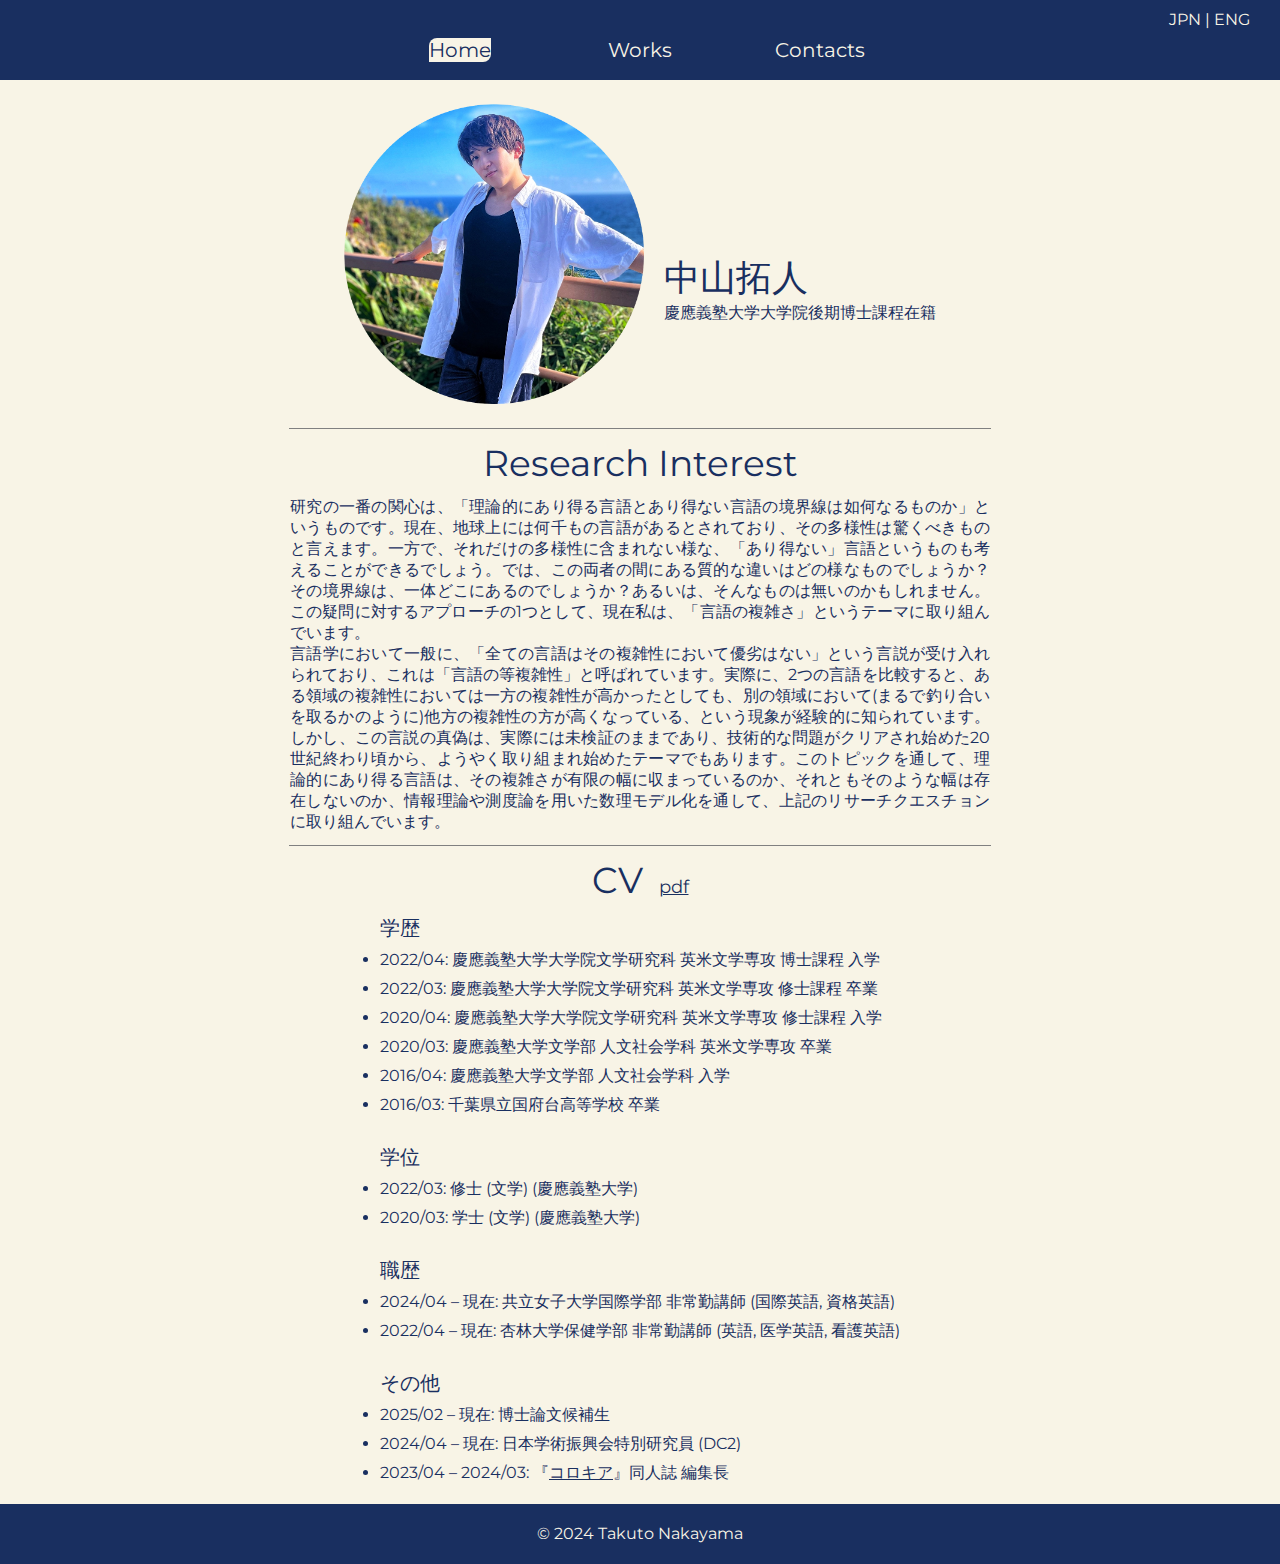
<file: index.html>
<!DOCTYPE html>
<html>

<head>
  <meta charset="utf-8">
  <title>中山拓人 | Takuto NAKAYAMA</title>
  <link rel="stylesheet" href="https://takuto-nakayama.github.io/page/stylesheet/home.css">
  <link rel="preconnect" href="https://fonts.googleapis.com"> 
  <link rel="preconnect" href="https://fonts.gstatic.com" crossorigin> 
  <link href="https://fonts.googleapis.com/css2?family=Montserrat&display=swap" rel="stylesheet">
  <meta name="google-site-verification" content="JJIMMnKEZNSfreUVnQDe1hownzub4kKrUowUVdNI7Uk" />
</head>

<body bgcolor="#f8f4e6">
  <header id="header">
    <nav>
      <ul>
        <li class="current"><a href="home.html">Home</a></li>
        <li><a href="works.html">Works</a></li>
        <li><a href="contact.html">Contacts</a></li>
      </ul>
    </nav>
  <p><a href="home.html">JPN</a>  |  <a href="home_en.html">ENG</a></p>
  </header>

  <div id="home">
    <figure>
      <img src="https://takuto-nakayama.github.io/page/image/selfie_circled.png" width="300" height="300">
      <figcaption>
        <dl>
          <h1>中山拓人</h1>
          <li>慶應義塾大学大学院後期博士課程在籍</li>
        </dl>    
      </figcaption>  
    </figure>
  </div>
  
  <hr width="700" size="1" noshade="">

  <div id="bio">
    <h1>Research Interest</h1>
    <p>
      研究の一番の関心は、「理論的にあり得る言語とあり得ない言語の境界線は如何なるものか」というものです。現在、地球上には何千もの言語があるとされており、その多様性は驚くべきものと言えます。一方で、それだけの多様性に含まれない様な、「あり得ない」言語というものも考えることができるでしょう。では、この両者の間にある質的な違いはどの様なものでしょうか？その境界線は、一体どこにあるのでしょうか？あるいは、そんなものは無いのかもしれません。この疑問に対するアプローチの1つとして、現在私は、「言語の複雑さ」というテーマに取り組んでいます。
    </p>
    <p>
      言語学において一般に、「全ての言語はその複雑性において優劣はない」という言説が受け入れられており、これは「言語の等複雑性」と呼ばれています。実際に、2つの言語を比較すると、ある領域の複雑性においては一方の複雑性が高かったとしても、別の領域において(まるで釣り合いを取るかのように)他方の複雑性の方が高くなっている、という現象が経験的に知られています。しかし、この言説の真偽は、実際には未検証のままであり、技術的な問題がクリアされ始めた20世紀終わり頃から、ようやく取り組まれ始めたテーマでもあります。このトピックを通して、理論的にあり得る言語は、その複雑さが有限の幅に収まっているのか、それともそのような幅は存在しないのか、情報理論や測度論を用いた数理モデル化を通して、上記のリサーチクエスチョンに取り組んでいます。
    </p>
  </div>

  <hr width="700" size="1" noshade="">

  <div id="cv">
    <h1>CV<a href="cv.pdf" style="font-size: 0.5em; margin-left: 16px;" target="_blank">pdf</a></h1>
    <dl>
      <h2>学歴</h2>
      <li>2022/04: 慶應義塾大学大学院文学研究科 英米文学専攻 博士課程 入学</li>
      <li>2022/03: 慶應義塾大学大学院文学研究科 英米文学専攻 修士課程 卒業</li>
      <li>2020/04: 慶應義塾大学大学院文学研究科 英米文学専攻 修士課程 入学</li>
      <li>2020/03: 慶應義塾大学文学部 人文社会学科 英米文学専攻 卒業</li>
      <li>2016/04: 慶應義塾大学文学部 人文社会学科 入学</li>
      <li>2016/03: 千葉県立国府台高等学校 卒業</li>
      
      <br>

      <h2>学位</h2>
      <li>2022/03: 修士 (文学) (慶應義塾大学)</li>
      <li>2020/03: 学士 (文学) (慶應義塾大学)</li>

      <br>

      <h2>職歴</h2>
      <li>2024/04 – 現在: 共立女子大学国際学部 非常勤講師 (国際英語, 資格英語)</li>
      <li>2022/04 – 現在: 杏林大学保健学部 ​非常勤講師 (英語, 医学英語, 看護英語)</li>

      <br>

      <h2>その他</h2>
      <li>2025/02 – 現在: 博士論文候補生</li>
      <li>2024/04 – 現在: 日本学術振興会特別研究員 (DC2)</li>
      <li>2023/04 – 2024/03: 『<a href="https://www.colloquiakeio.com" target="_blank">コロキア</a>』同人誌 編集長</li>
    </dl>
  </div>

  <footer id="footer">
    <p>© 2024 Takuto Nakayama</p>
  </footer>
</body>

</html>
</file>
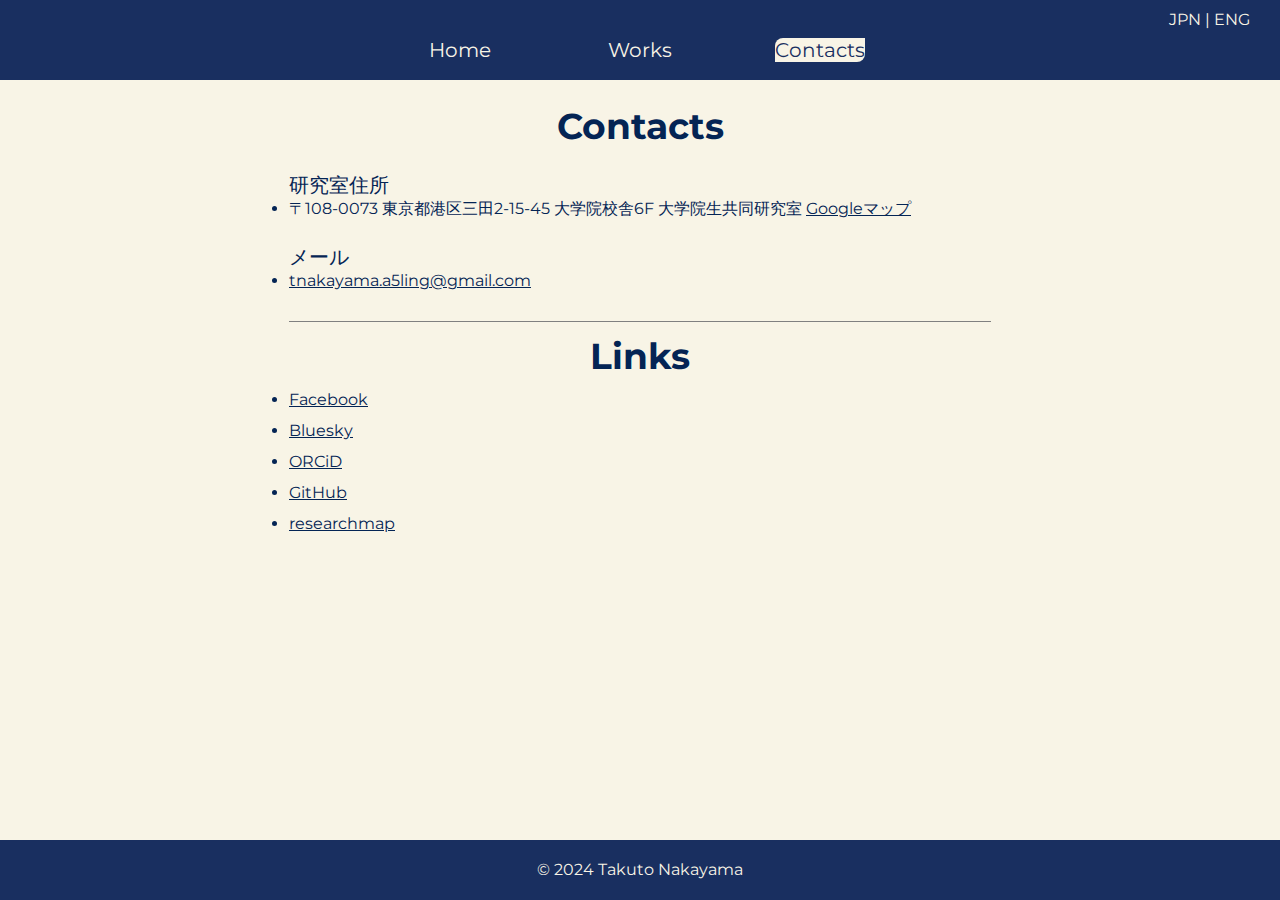
<file: contact.html>
<!DOCTYPE html>
<html>

<head>
  <meta charset="utf-8">
  <title>中山拓人 | Takuto NAKAYAMA</title>
  <link rel="stylesheet" href="https://takuto-nakayama.github.io/page/stylesheet/contact.css">
  <link rel="preconnect" href="https://fonts.googleapis.com"> 
  <link rel="preconnect" href="https://fonts.gstatic.com" crossorigin> 
  <link href="https://fonts.googleapis.com/css2?family=Montserrat&display=swap" rel="stylesheet">  
</head>

<body bgcolor="#f8f4e6">
  <header id="header">
    <nav>
      <ul>
        <li><a href="home.html">Home</a></li>
        <li><a href="works.html">Works</a></li>
        <li class="current"><a href="contact.html">Contacts</a></li>
      </ul>
    </nav>
  <p><a href="contact.html">JPN</a>  |  <a href="contact_en.html">ENG</a></p>
  </header>
  
  <div id="contacts">
    <dl>
      <h1>Contacts</h1>
      <h2>研究室住所</h2>
      <li>〒108-0073 東京都港区三田2-15-45 大学院校舎6F 大学院生共同研究室 <a href="https://goo.gl/maps/RxLriaBok2bPJJet9" target="_blank">Googleマップ</a></li>
      <h2>メール</h2>
      <li><a href="mailto:tnakayama.a5ling@gmail.com">tnakayama.a5ling@gmail.com</a></li>
      <br>
      <hr width="700" size="1" noshade="">

      <h1>Links</h1>
      <li><a href="https://www.facebook.com/takutonakayama.a5ling" target="_blank">Facebook</a></li>
      <li><a href="https://bsky.app/profile/takt-nak.bsky.social" target="_blank">Bluesky</a></li>
      <li><a href="https://orcid.org/0000-0002-0785-1225" target="_blank">ORCiD</a></li>
      <li><a href="https://github.com/takuto-nakayama" target="_blank">GitHub</a></li>
      <li><a href="https://researchmap.jp/tnakayama.a5ling?lang=ja" target="_blank">researchmap</a></li>
    </dl>
  </div>

  <footer id="footer">
      <p>© 2024 Takuto Nakayama</p>
  </footer>
</body>

</html>
</file>
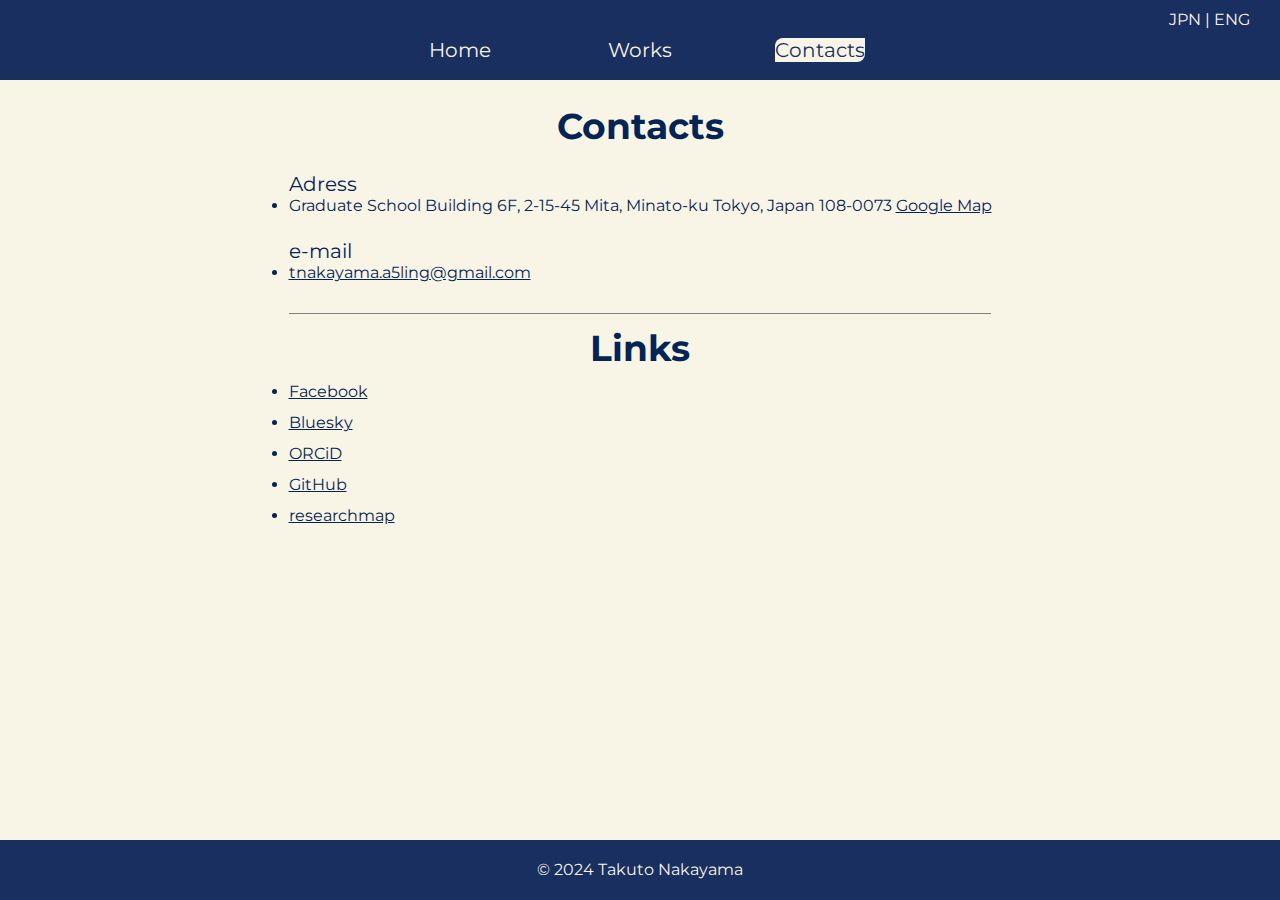
<file: contact_en.html>
<!DOCTYPE html>
<html>

<head>
  <meta charset="utf-8">
  <title>中山拓人|Takuto NAKAYAMA</title>
  <link rel="stylesheet" href="https://takuto-nakayama.github.io/page/stylesheet/contact.css">
  <link rel="preconnect" href="https://fonts.googleapis.com"> 
  <link rel="preconnect" href="https://fonts.gstatic.com" crossorigin> 
  <link href="https://fonts.googleapis.com/css2?family=Montserrat&display=swap" rel="stylesheet">  
</head>

<body bgcolor="#f8f4e6">
  <header id="header">
    <nav>
      <ul>
        <li><a href="home_en.html">Home</a></li>
        <li><a href="works_en.html">Works</a></li>
        <li class="current"><a href="contact_en.html">Contacts</a></li>
      </ul>
    </nav>
  <p><a href="contact.html">JPN</a>  |  <a href="contact_en.html">ENG</a></p>
  </header>
  
  <div id="contacts">
    <dl>
      <h1>Contacts</h1>
      <h2>Adress</h2>
      <li>Graduate School Building 6F, 2-15-45 Mita, Minato-ku Tokyo, Japan 108-0073 <a href="https://goo.gl/maps/RxLriaBok2bPJJet9" target="_blank">Google Map</a></li>
      <h2>e-mail</h2>
      <li><a href="mailto:tnakayama.a5ling@gmail.com">tnakayama.a5ling@gmail.com</a></li>
      <br>
      <hr width="700" size="1" noshade="">

      <h1>Links</h1>
      <li><a href="https://www.facebook.com/takutonakayama.a5ling" target="_blank">Facebook</a></li>
      <li><a href="https://bsky.app/profile/takt-nak.bsky.social" target="_blank">Bluesky</a></li>
      <li><a href="https://orcid.org/0000-0002-0785-1225" target="_blank">ORCiD</a></li>
      <li><a href="https://github.com/takuto-nakayama" target="_blank">GitHub</a></li>
      <li><a href="https://researchmap.jp/tnakayama.a5ling?lang=en" target="blank">researchmap</a></li>
    </dl>
  </div>

  <footer id="footer">
    <p>© 2024 Takuto Nakayama</p>
</footer>
</body>

</html>
</file>
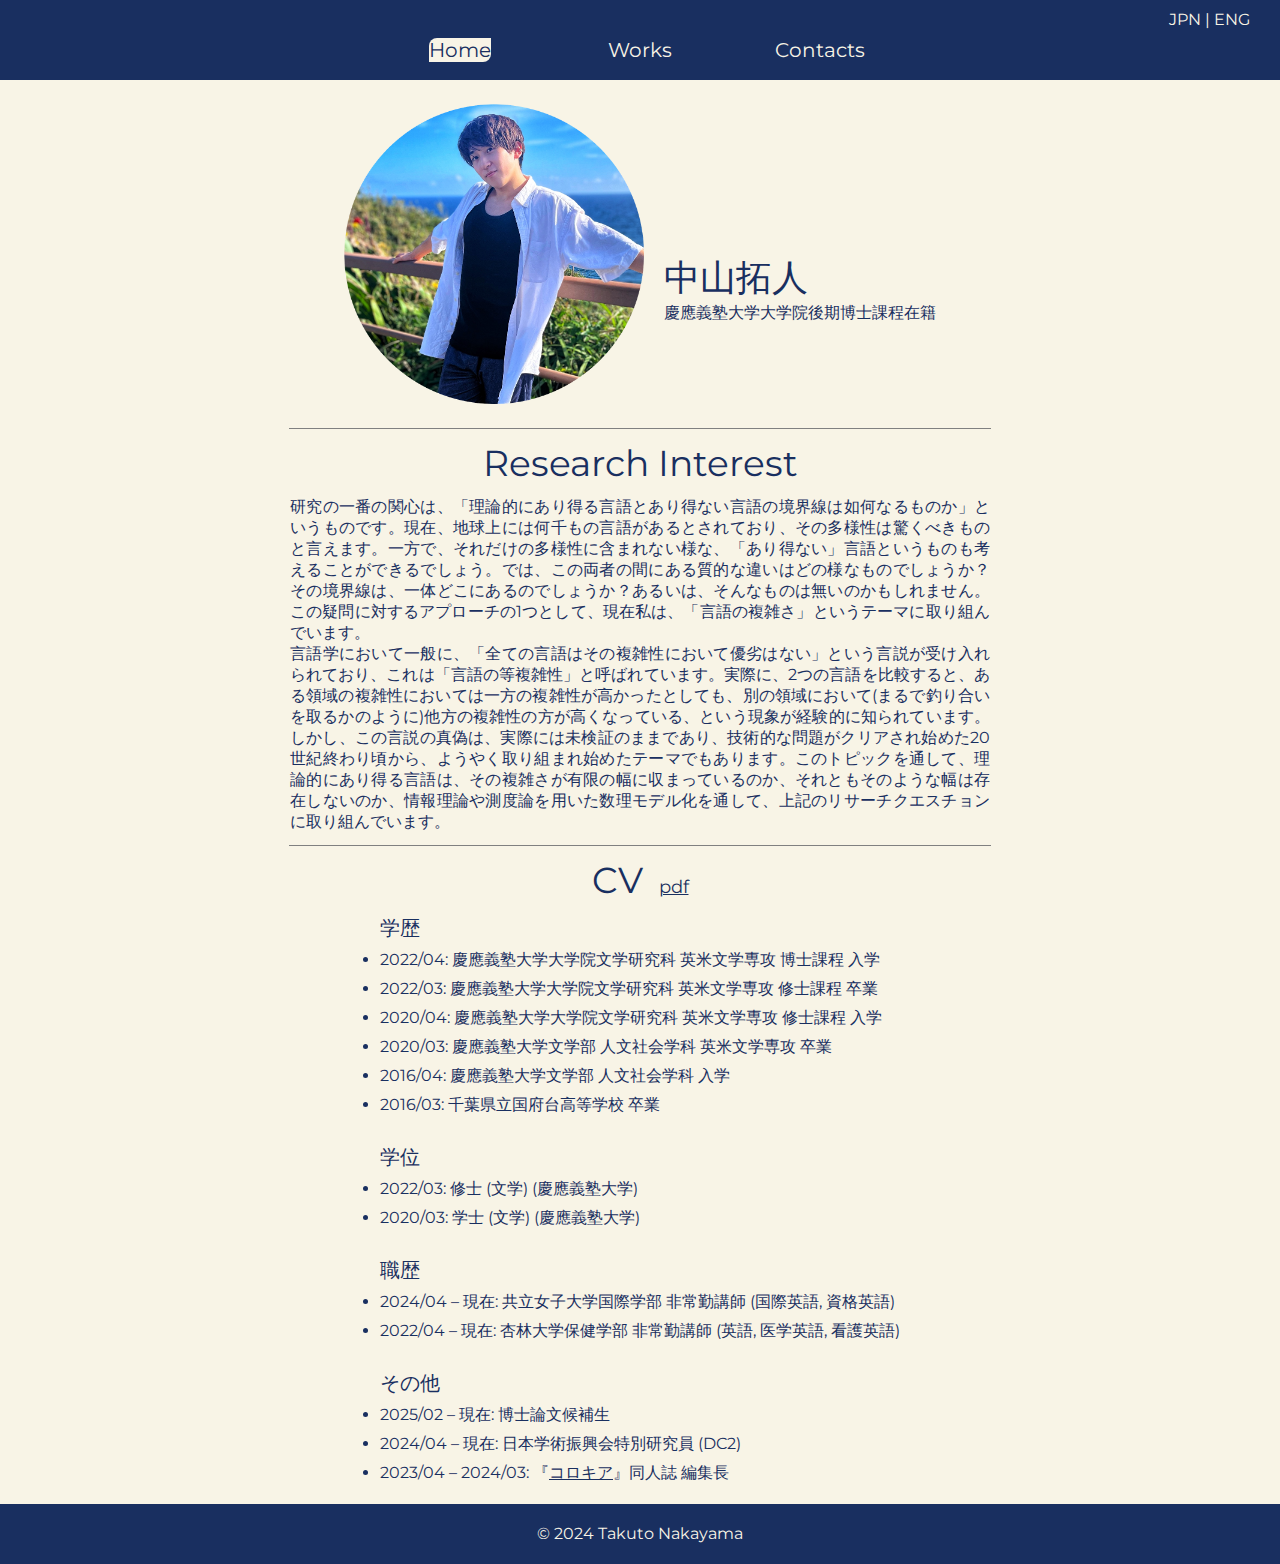
<file: home.html>
<!DOCTYPE html>
<html>

<head>
  <meta charset="utf-8">
  <title>中山拓人 | Takuto NAKAYAMA</title>
  <link rel="stylesheet" href="https://takuto-nakayama.github.io/page/stylesheet/home.css">
  <link rel="preconnect" href="https://fonts.googleapis.com"> 
  <link rel="preconnect" href="https://fonts.gstatic.com" crossorigin> 
  <link href="https://fonts.googleapis.com/css2?family=Montserrat&display=swap" rel="stylesheet">
</head>

<body bgcolor="#f8f4e6">
  <header id="header">
    <nav>
      <ul>
        <li class="current"><a href="home.html">Home</a></li>
        <li><a href="works.html">Works</a></li>
        <li><a href="contact.html">Contacts</a></li>
      </ul>
    </nav>
  <p><a href="home.html">JPN</a>  |  <a href="home_en.html">ENG</a></p>
  </header>

  <div id="home">
    <figure>
      <img src="https://takuto-nakayama.github.io/page/image/selfie_circled.png" width="300" height="300">
      <figcaption>
        <dl>
          <h1>中山拓人</h1>
          <li>慶應義塾大学大学院後期博士課程在籍</li>
        </dl>    
      </figcaption>  
    </figure>
  </div>
  
  <hr width="700" size="1" noshade="">

  <div id="bio">
    <h1>Research Interest</h1>
    <p>
      研究の一番の関心は、「理論的にあり得る言語とあり得ない言語の境界線は如何なるものか」というものです。現在、地球上には何千もの言語があるとされており、その多様性は驚くべきものと言えます。一方で、それだけの多様性に含まれない様な、「あり得ない」言語というものも考えることができるでしょう。では、この両者の間にある質的な違いはどの様なものでしょうか？その境界線は、一体どこにあるのでしょうか？あるいは、そんなものは無いのかもしれません。この疑問に対するアプローチの1つとして、現在私は、「言語の複雑さ」というテーマに取り組んでいます。
    </p>
    <p>
      言語学において一般に、「全ての言語はその複雑性において優劣はない」という言説が受け入れられており、これは「言語の等複雑性」と呼ばれています。実際に、2つの言語を比較すると、ある領域の複雑性においては一方の複雑性が高かったとしても、別の領域において(まるで釣り合いを取るかのように)他方の複雑性の方が高くなっている、という現象が経験的に知られています。しかし、この言説の真偽は、実際には未検証のままであり、技術的な問題がクリアされ始めた20世紀終わり頃から、ようやく取り組まれ始めたテーマでもあります。このトピックを通して、理論的にあり得る言語は、その複雑さが有限の幅に収まっているのか、それともそのような幅は存在しないのか、情報理論や測度論を用いた数理モデル化を通して、上記のリサーチクエスチョンに取り組んでいます。
    </p>
  </div>

  <hr width="700" size="1" noshade="">

  <div id="cv">
    <h1>CV<a href="cv.pdf" style="font-size: 0.5em; margin-left: 16px;" target="_blank">pdf</a></h1>
    <dl>
      <h2>学歴</h2>
      <li>2022/04: 慶應義塾大学大学院文学研究科 英米文学専攻 博士課程 入学</li>
      <li>2022/03: 慶應義塾大学大学院文学研究科 英米文学専攻 修士課程 卒業</li>
      <li>2020/04: 慶應義塾大学大学院文学研究科 英米文学専攻 修士課程 入学</li>
      <li>2020/03: 慶應義塾大学文学部 人文社会学科 英米文学専攻 卒業</li>
      <li>2016/04: 慶應義塾大学文学部 人文社会学科 入学</li>
      <li>2016/03: 千葉県立国府台高等学校 卒業</li>
      
      <br>

      <h2>学位</h2>
      <li>2022/03: 修士 (文学) (慶應義塾大学)</li>
      <li>2020/03: 学士 (文学) (慶應義塾大学)</li>

      <br>

      <h2>職歴</h2>
      <li>2024/04 – 現在: 共立女子大学国際学部 非常勤講師 (国際英語, 資格英語)</li>
      <li>2022/04 – 現在: 杏林大学保健学部 ​非常勤講師 (英語, 医学英語, 看護英語)</li>

      <br>

      <h2>その他</h2>
      <li>2025/02 – 現在: 博士論文候補生</li>
      <li>2024/04 – 現在: 日本学術振興会特別研究員 (DC2)</li>
      <li>2023/04 – 2024/03: 『<a href="https://www.colloquiakeio.com" target="_blank">コロキア</a>』同人誌 編集長</li>
    </dl>
  </div>

  <footer id="footer">
    <p>© 2024 Takuto Nakayama</p>
  </footer>
</body>

</html>
</file>
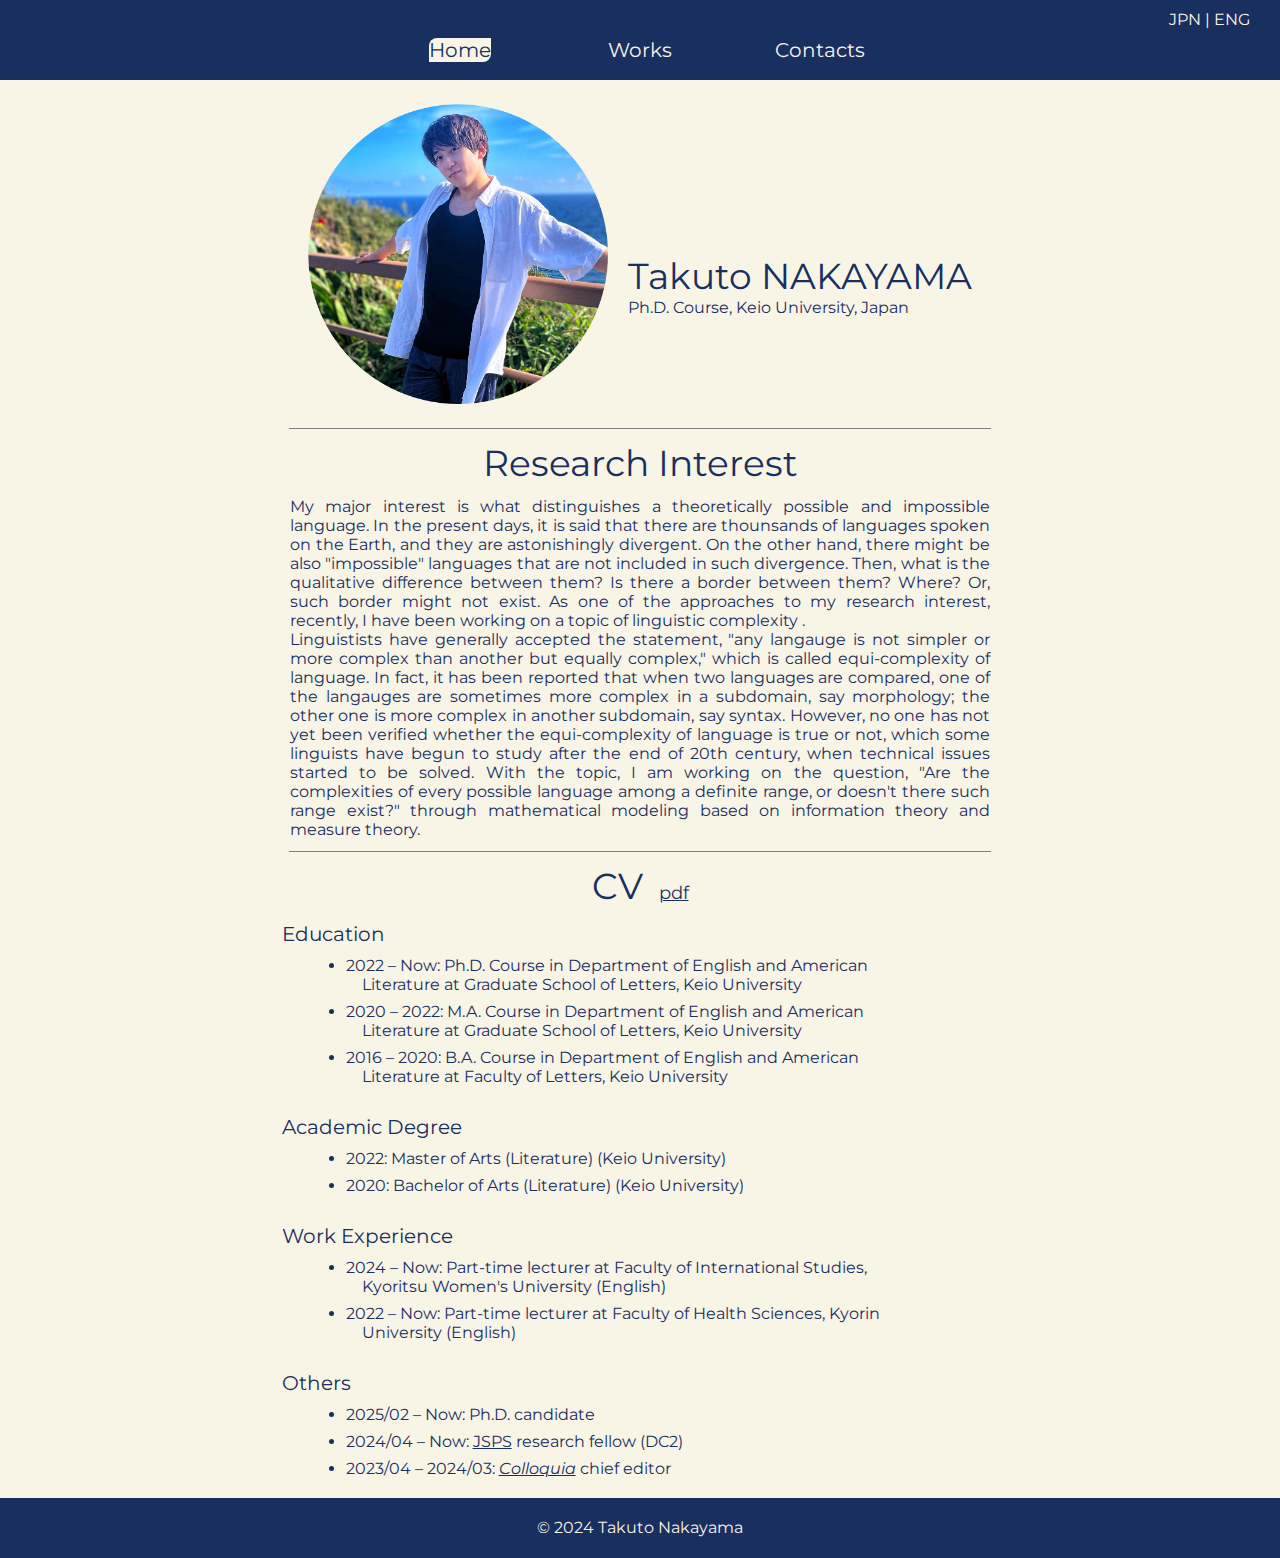
<file: home_en.html>
<!DOCTYPE html>
<html>

<head>
  <meta charset="utf-8">
  <title>中山拓人|Takuto NAKAYAMA</title>
  <link rel="stylesheet" href="https://takuto-nakayama.github.io/page/stylesheet/home_en.css">
  <link rel="preconnect" href="https://fonts.googleapis.com"> 
  <link rel="preconnect" href="https://fonts.gstatic.com" crossorigin> 
  <link href="https://fonts.googleapis.com/css2?family=Montserrat&display=swap" rel="stylesheet">  
</head>

<body bgcolor="#f8f4e6">
  <header id="header">
    <nav>
      <ul>
        <li class="current"><a href="home_en.html">Home</a></li>
        <li><a href="works_en.html">Works</a></li>
        <li><a href="contact_en.html">Contacts</a></li>
      </ul>
    </nav>
  <p class="lang"><a href="home.html">JPN</a>  |  <a href="home_en.html">ENG</a></p>
  </header>
    
  <div id="home">
    <figure>
      <img src="https://takuto-nakayama.github.io/page/image/selfie_circled.png" width="300" height="300">
      <figcaption>
        <dl>
          <h1>Takuto NAKAYAMA</h1>
          <li>Ph.D. Course, Keio University, Japan</li>
        </dl>    
      </figcaption>  
    </figure>
  </div>
  
  <hr width="700" size="1" noshade="">

  <div id="bio">
    <h1>Research Interest</h1>
    <p>
      My major interest is what distinguishes a theoretically possible and impossible language. In the present days, it is said that there are thounsands of languages spoken on the Earth, and they are astonishingly divergent. On the other hand, there might be also "impossible" languages that are not included in such divergence. Then, what is the qualitative difference between them? Is there a border between them? Where? Or, such border might not exist. As one of the approaches to my research interest, recently, I have been working on a topic of linguistic complexity .
    </p>
    <p>
      Linguistists have generally accepted the statement, "any langauge is not simpler or more complex than another but equally complex," which is called equi-complexity of language. In fact, it has been reported that when two languages are compared, one of the langauges are sometimes more complex in a subdomain, say morphology; the other one is more complex in another subdomain, say syntax. However, no one has not yet been verified whether the equi-complexity of language is true or not, which some linguists have begun to study after the end of 20th century, when technical issues started to be solved. 
      With the topic, I am working on the question, "Are the complexities of every possible language among a definite range, or doesn't there such range exist?" through mathematical modeling based on information theory and measure theory.
    </p>
  </div>

  <hr width="700" size="1" noshade="">

  <div id="cv">
    <h1>CV<a href="cv.pdf" style="font-size: 0.5em; margin-left: 16px;" target="_blank">pdf</a></h1>
    <dl>
      <h2>Education</h2>
      <li>2022 – Now: Ph.D. Course in Department of English and American Literature at Graduate School of Letters, Keio University</li>
      <li>2020 – 2022: M.A. Course in Department of English and American Literature at Graduate School of Letters, Keio University</li>
      <li>2016 – 2020: B.A. Course in Department of English and American Literature at Faculty of Letters, Keio University</li>

      <br>

      <h2>Academic Degree</h2>
      <li>2022: Master of Arts (Literature) (Keio University)</li>
      <li>2020: Bachelor of Arts (Literature) (Keio University)</li>

      <br>

      <h2>Work Experience</h2>
      <li>2024 – Now: Part-time lecturer at Faculty of International Studies, Kyoritsu Women's University (English)</li>
      <li>2022 – Now: Part-time lecturer at Faculty of Health Sciences, Kyorin University (English)</li>

      <br>

      <h2>Others</h2>
      <li>2025/02 – Now: Ph.D. candidate</li>
      <li>2024/04 – Now: <a href="https://www.jsps.go.jp/english/e-pd/" target="_blank">JSPS</a> research fellow (DC2)</li>
      <li>2023/04 – 2024/03: <i><a href="https://www.colloquiakeio.com" target="_blank">Colloquia</a></i> chief editor</li>
    </dl>
  </div>

  <footer id="footer">
    <p>© 2024 Takuto Nakayama</p>
  </footer>
</body>

</html>
</file>
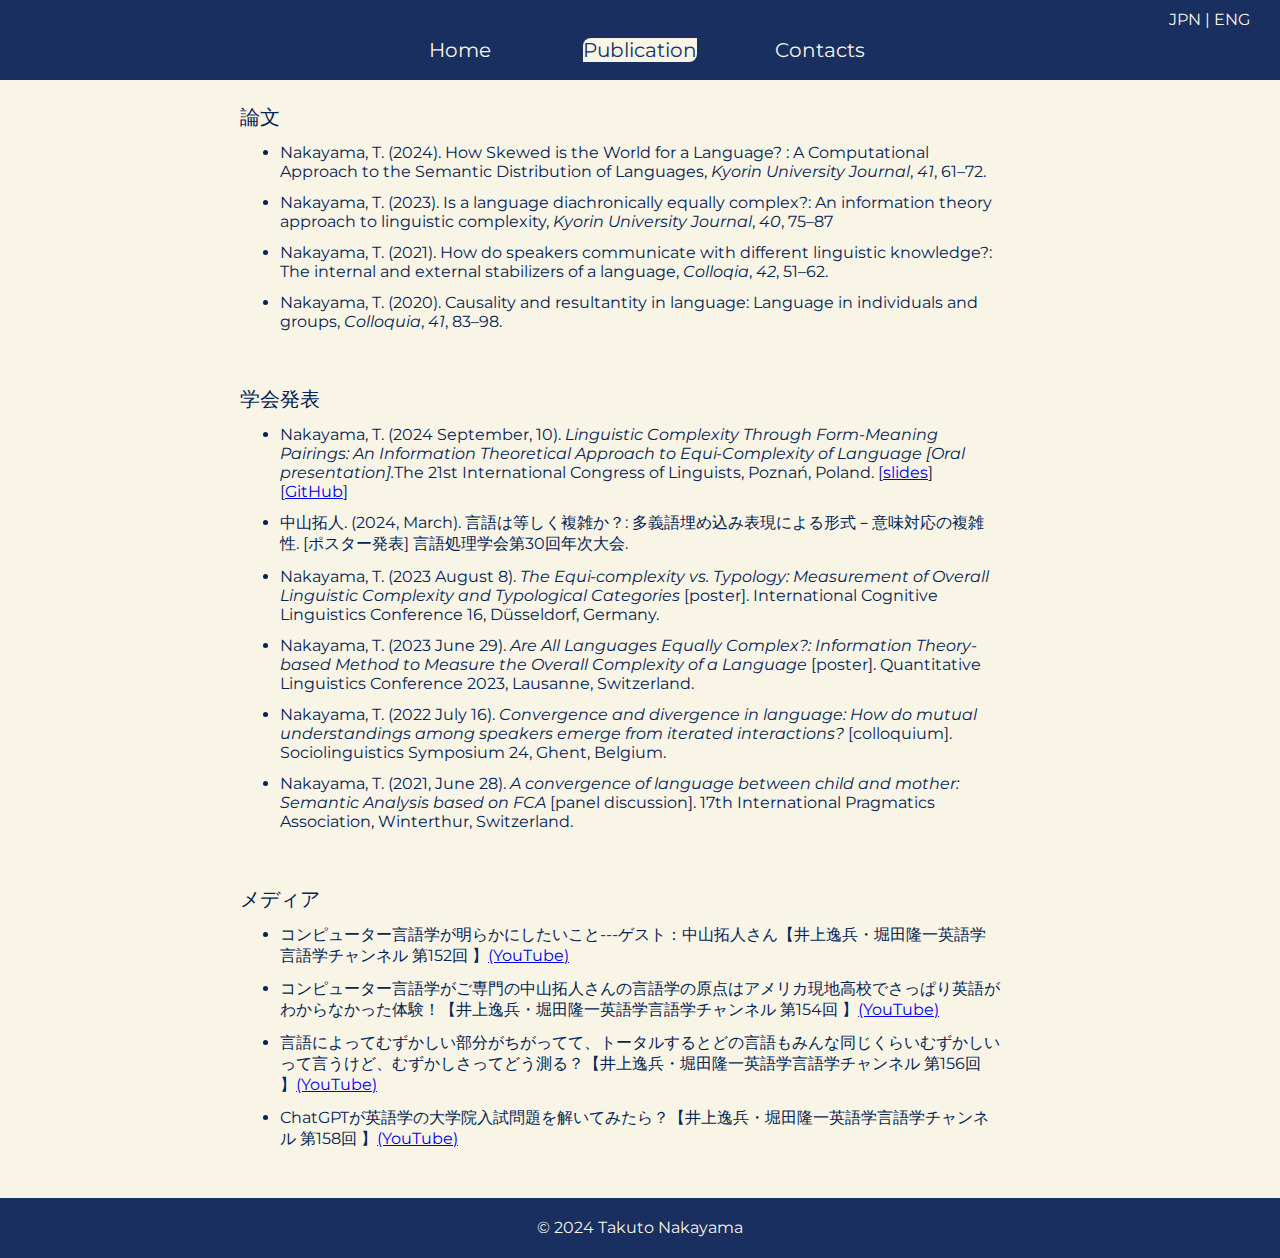
<file: publication.html>
<!DOCTYPE html>
<html>

<head>
  <meta charset="utf-8">
  <title>中山拓人 | Takuto NAKAYAMA</title>
  <link rel="stylesheet" href="https://takuto-nakayama.github.io/page/stylesheet/publication.css">
  <link rel="preconnect" href="https://fonts.googleapis.com"> 
  <link rel="preconnect" href="https://fonts.gstatic.com" crossorigin> 
  <link href="https://fonts.googleapis.com/css2?family=Montserrat&display=swap" rel="stylesheet">  
</head>

<body bgcolor="#f8f4e6">
  <header id="header">
    <nav>
      <ul>
        <li><a href="home.html">Home</a></li>
        <li class="current"><a href="publication.html">Publication</a></li>
        <li><a href="contact.html">Contacts</a></li>
      </ul>
    </nav>
  <p><a href="publication.html">JPN</a>  |  <a href="publication_en.html">ENG</a></p>
  </header>
    
  <div id="works">
    <dl>
      <h1>論文</h1>
      <li>Nakayama, T. (2024). How Skewed is the World for a Language? : A Computational Approach to
        the Semantic Distribution of Languages, <i>Kyorin University Journal</i>, <i>41</i>, 61–72.</li>
      <li>Nakayama, T. (2023). Is a language diachronically equally complex?: An information theory approach to linguistic complexity, <i>Kyorin University Journal</i>, <i>40</i>, 75–87</li>
      <li>Nakayama, T. (2021). How do speakers communicate with different linguistic knowledge?: The internal and external stabilizers of a language, <i>Colloqia</i>, <i>42</i>, 51–62.</li>
      <li>Nakayama, T. (2020). Causality and resultantity in language: Language in individuals and groups, <i>Colloquia</i>, <i>41</i>, 83–98.</li>
    </dl>

    <br>

    <dl>
      <h1>学会発表</h1>
      <li>Nakayama, T. (2024 September, 10). <i>Linguistic Complexity Through Form-Meaning Pairings: An Information Theoretical Approach to Equi-Complexity of Language [Oral presentation].</i>The 21st International Congress of Linguists, Poznań, Poland. [<a href="https://drive.google.com/file/d/1-rScY72aXKAX8vP_REOs1lNhqhEP1ro_/view?usp=drive_link" target="_blank">slides</a>][<a href="https://github.com/takuto-nakayama/form-meaning-pairing-with-bert" target="_blank">GitHub</a>]</li>
      <li>中山拓人. (2024, March). 言語は等しく複雑か？: 多義語埋め込み表現による形式－意味対応の複雑性. [ポスター発表] 言語処理学会第30回年次大会.</li>
      <li>Nakayama, T. (2023 August 8). <i>The Equi-complexity vs. Typology: Measurement of Overall Linguistic Complexity and Typological Categories</i> [poster]. International Cognitive Linguistics Conference 16, Düsseldorf, Germany.</li>
      <li>Nakayama, T. (2023 June 29). <i>Are All Languages Equally Complex?: Information Theory-based Method to Measure the Overall Complexity of a Language</i> [poster]. Quantitative Linguistics Conference 2023, Lausanne, Switzerland.</li>
      <li>Nakayama, T. (2022 July 16). <i>Convergence and divergence in language: How do mutual understandings among speakers emerge from iterated interactions?</i> [colloquium]. Sociolinguistics Symposium 24, Ghent, Belgium.</li>
      <li>Nakayama, T. (2021, June 28). <i>A convergence of language between child and mother: Semantic Analysis based on FCA</i> [panel discussion]. 17th International Pragmatics Association, Winterthur, Switzerland.</li>
    </dl>

    <br>

    <dl>
      <h1>メディア</h1>
      <li>コンピューター言語学が明らかにしたいこと---ゲスト：中山拓人さん【井上逸兵・堀田隆一英語学言語学チャンネル 第152回 】<a href="https://youtu.be/I7oAiUWd9ps?si=qEb5KQPn5m66Ajdt" target="_blank">(YouTube)</a></li>
      <li>コンピューター言語学がご専門の中山拓人さんの言語学の原点はアメリカ現地高校でさっぱり英語がわからなかった体験！【井上逸兵・堀田隆一英語学言語学チャンネル 第154回 】<a href="https://youtu.be/l1SYiejw4ws?si=T8TpkSmTjnswL6Ih" target="_blank">(YouTube)</a></li>
      <li>言語によってむずかしい部分がちがってて、トータルするとどの言語もみんな同じくらいむずかしいって言うけど、むずかしさってどう測る？【井上逸兵・堀田隆一英語学言語学チャンネル 第156回 】<a href="https://youtu.be/WofnaWBBywk?si=-6Z0cn8gqEXQUcLP" target="_blank">(YouTube)</a></li>
      <li>ChatGPTが英語学の大学院入試問題を解いてみたら？【井上逸兵・堀田隆一英語学言語学チャンネル 第158回 】<a href="https://youtu.be/_cs135CaBPc?si=n4tVwykon3g5L1mc" target="_blank">(YouTube)</a></li>
    </dl>

  </div>

  <footer id="footer">
      <p>© 2024 Takuto Nakayama</p>
  </footer>
</body>

</html>
</file>
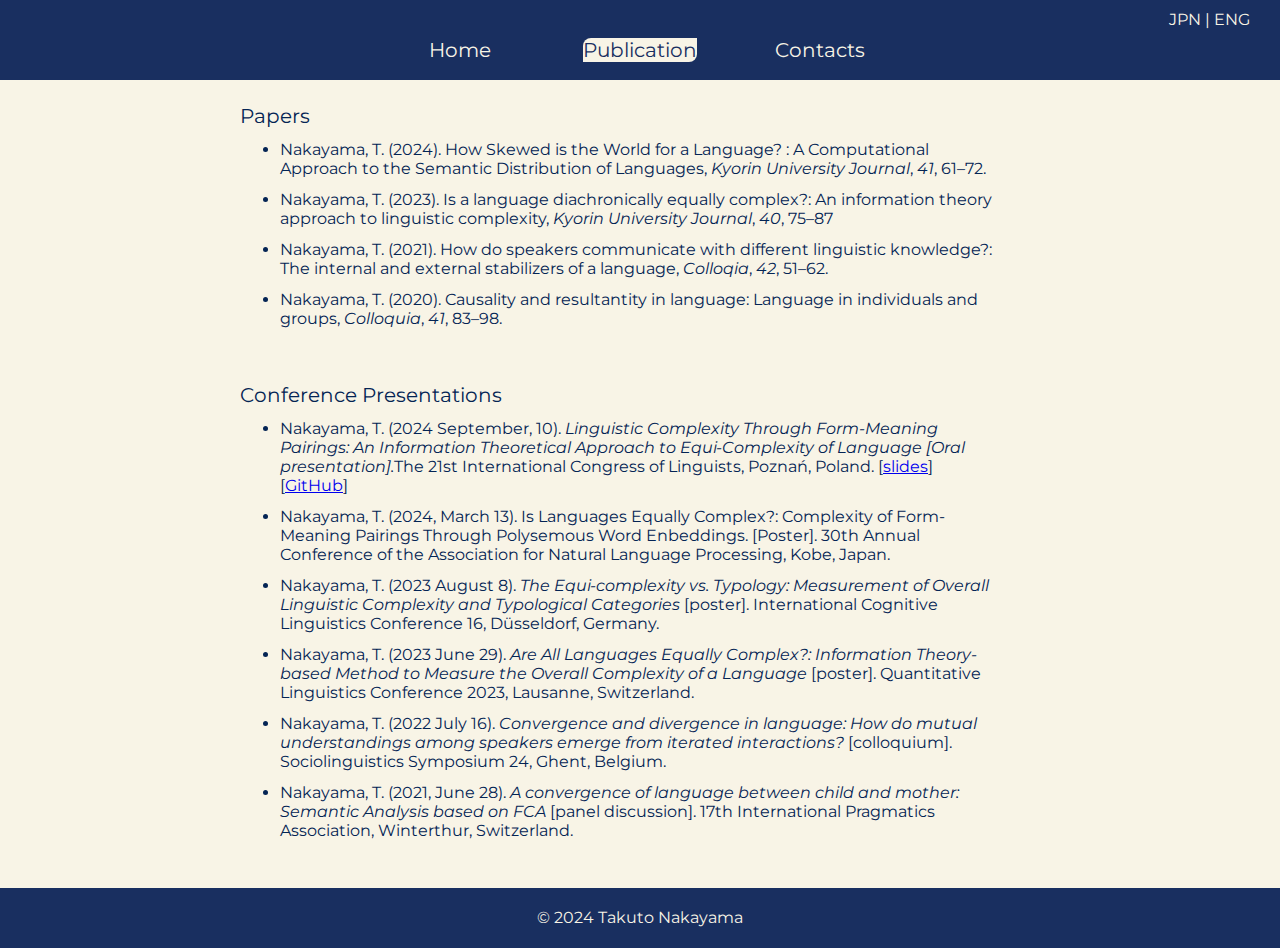
<file: publication_en.html>
<!DOCTYPE html>
<html>

<head>
    <meta charset="utf-8">
    <title>中山拓人|Takuto NAKAYAMA</title>
    <link rel="stylesheet" href="https://takuto-nakayama.github.io/page/stylesheet/publication.css">
    <link rel="preconnect" href="https://fonts.googleapis.com"> 
    <link rel="preconnect" href="https://fonts.gstatic.com" crossorigin> 
    <link href="https://fonts.googleapis.com/css2?family=Montserrat&display=swap" rel="stylesheet">  
</head>

<body bgcolor="#f8f4e6">
  <header id="header">
    <nav>
      <ul>
        <li><a href="home_en.html">Home</a></li>
        <li class="current"><a href="publication_en.html">Publication</a></li>
        <li><a href="contact_en.html">Contacts</a></li>
      </ul>
    </nav>
  <p><a href="publication.html">JPN</a>  |  <a href="publication_en.html">ENG</a></p>
  </header>

  <div id="works">
    <dl>
      <h1>Papers</h1>
      <li>Nakayama, T. (2024). How Skewed is the World for a Language? : A Computational Approach to
        the Semantic Distribution of Languages, <i>Kyorin University Journal</i>, <i>41</i>, 61–72.</li>
      <li>Nakayama, T. (2023). Is a language diachronically equally complex?: An information theory approach to linguistic complexity, <i>Kyorin University Journal</i>, <i>40</i>, 75–87</li>
      <li>Nakayama, T. (2021). How do speakers communicate with different linguistic knowledge?: The internal and external stabilizers of a language, <i>Colloqia</i>, <i>42</i>, 51–62.</li>
      <li>Nakayama, T. (2020). Causality and resultantity in language: Language in individuals and groups, <i>Colloquia</i>, <i>41</i>, 83–98.</li>
    </dl>

    <br>

    <dl>
      <h1>Conference Presentations</h1>
      <li>Nakayama, T. (2024 September, 10). <i>Linguistic Complexity Through Form-Meaning Pairings: An Information Theoretical Approach to Equi-Complexity of Language [Oral presentation].</i>The 21st International Congress of Linguists, Poznań, Poland. [<a href="https://drive.google.com/file/d/1-rScY72aXKAX8vP_REOs1lNhqhEP1ro_/view?usp=drive_link" target="_blank">slides</a>][<a href="https://github.com/takuto-nakayama/form-meaning-pairing-with-bert" target="_blank">GitHub</a>]</li>
      <li>Nakayama, T. (2024, March 13). Is Languages Equally Complex?: Complexity of Form-Meaning Pairings Through Polysemous Word Enbeddings. [Poster]. 30th Annual Conference of the Association for Natural Language Processing, Kobe, Japan.</li>
      <li>Nakayama, T. (2023 August 8). <i>The Equi-complexity vs. Typology: Measurement of Overall Linguistic Complexity and Typological Categories</i> [poster]. International Cognitive Linguistics Conference 16, Düsseldorf, Germany.</li>
      <li>Nakayama, T. (2023 June 29). <i>Are All Languages Equally Complex?: Information Theory-based Method to Measure the Overall Complexity of a Language</i> [poster]. Quantitative Linguistics Conference 2023, Lausanne, Switzerland.</li>
      <li>Nakayama, T. (2022 July 16). <i>Convergence and divergence in language: How do mutual understandings among speakers emerge from iterated interactions?</i> [colloquium]. Sociolinguistics Symposium 24, Ghent, Belgium.</li>
      <li>Nakayama, T. (2021, June 28). <i>A convergence of language between child and mother: Semantic Analysis based on FCA</i> [panel discussion]. 17th International Pragmatics Association, Winterthur, Switzerland.</li>
    </dl>
  </div>

  <footer id="footer">
      <p>© 2024 Takuto Nakayama</p>
  </footer>
</body>

</html>
</file>
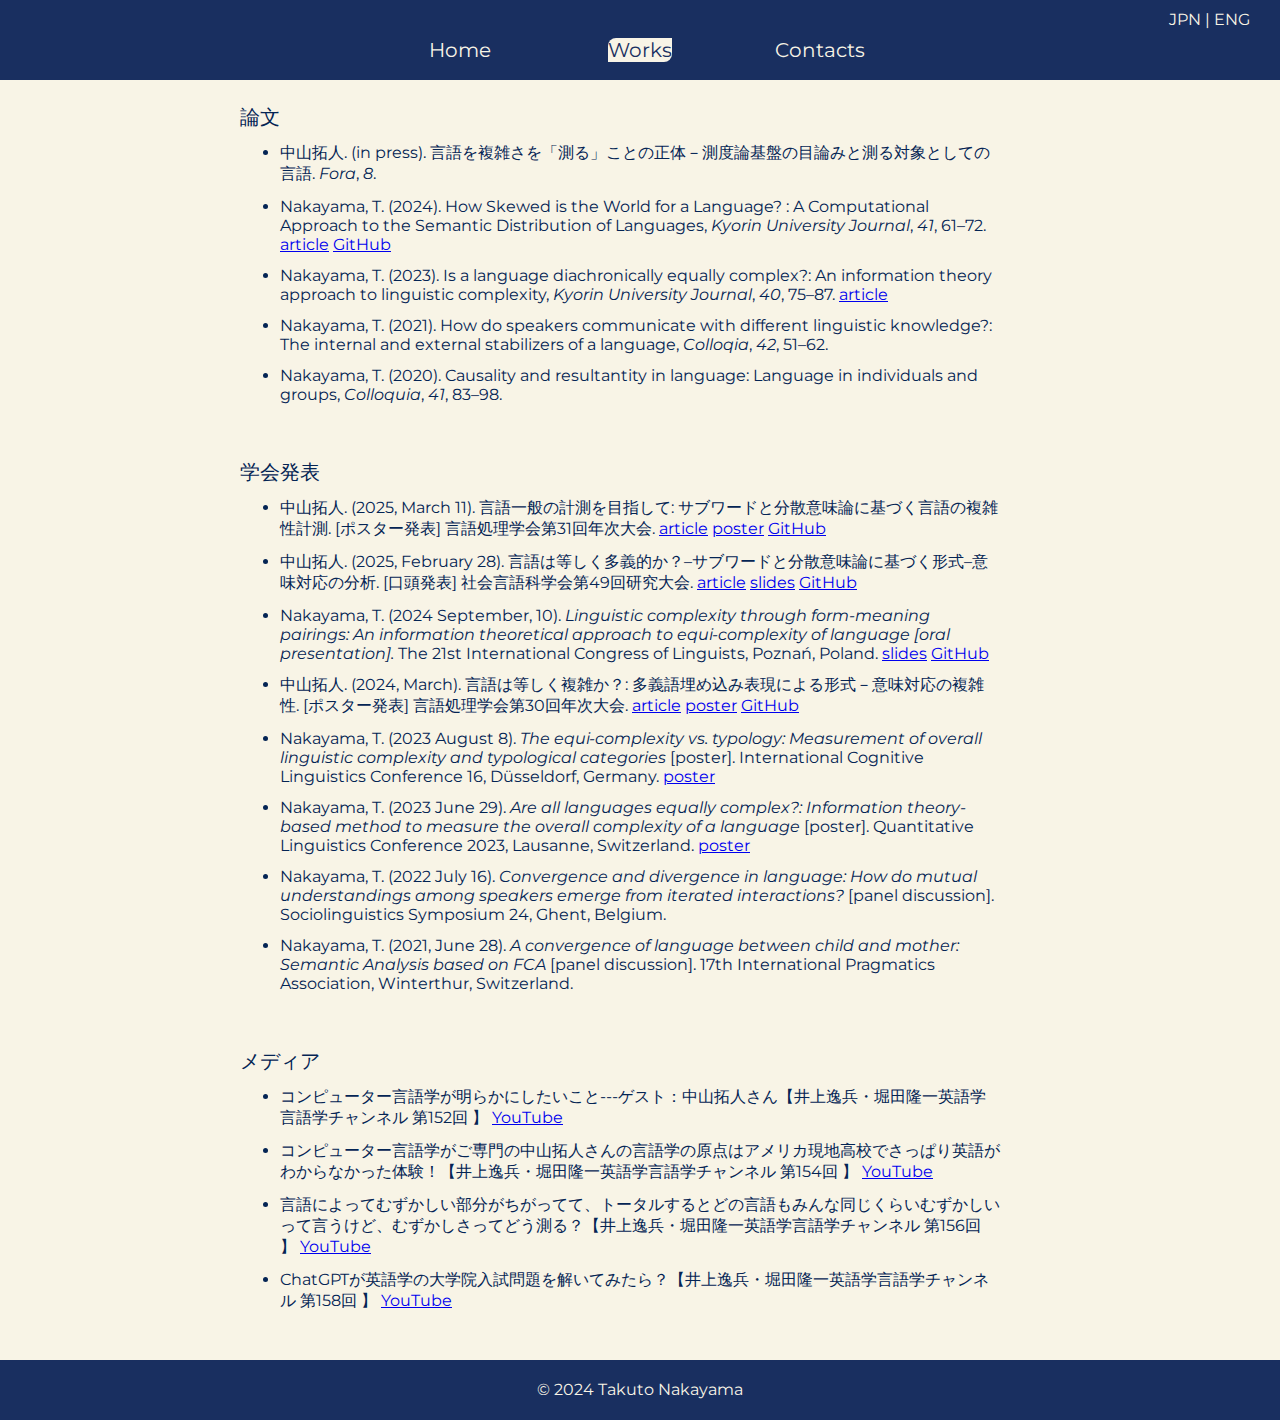
<file: works.html>
<!DOCTYPE html>
<html>

<head>
  <meta charset="utf-8">
  <title>中山拓人 | Takuto NAKAYAMA</title>
  <link rel="stylesheet" href="https://takuto-nakayama.github.io/page/stylesheet/publication.css">
  <link rel="preconnect" href="https://fonts.googleapis.com"> 
  <link rel="preconnect" href="https://fonts.gstatic.com" crossorigin> 
  <link href="https://fonts.googleapis.com/css2?family=Montserrat&display=swap" rel="stylesheet">  
</head>

<body bgcolor="#f8f4e6">
  <header id="header">
    <nav>
      <ul>
        <li><a href="home.html">Home</a></li>
        <li class="current"><a href="works.html">Works</a></li>
        <li><a href="contact.html">Contacts</a></li>
      </ul>
    </nav>
  <p><a href="works.html">JPN</a>  |  <a href="works_en.html">ENG</a></p>
  </header>
    
  <div id="works">
    <dl>
      <h1>論文</h1>
      <li>中山拓人. (in press). 言語を複雑さを「測る」ことの正体－測度論基盤の目論みと測る対象としての言語. <i>Fora</i>, <i>8</i>.</li>
      <li>Nakayama, T. (2024). How Skewed is the World for a Language? : A Computational Approach to
        the Semantic Distribution of Languages, <i>Kyorin University Journal</i>, <i>41</i>, 61–72. <a href="https://drive.google.com/file/d/1lxr1v8tqBs_0eY-QQiDUuhdLOikEcVQv/view?usp=sharing" target="_blank">article</a> <a href="https://github.com/takuto-nakayama/semantics-distribution" target="_blank">GitHub</a></li>
      <li>Nakayama, T. (2023). Is a language diachronically equally complex?: An information theory approach to linguistic complexity, <i>Kyorin University Journal</i>, <i>40</i>, 75–87. <a href="https://drive.google.com/file/d/1lbFs2QVyt3cbuFjNtynCsmDhoAqDlKi8/view?usp=sharing" target="_blank">article</a></li>
      <li>Nakayama, T. (2021). How do speakers communicate with different linguistic knowledge?: The internal and external stabilizers of a language, <i>Colloqia</i>, <i>42</i>, 51–62.</li>
      <li>Nakayama, T. (2020). Causality and resultantity in language: Language in individuals and groups, <i>Colloquia</i>, <i>41</i>, 83–98.</li>
    </dl>

    <br>

    <dl>
      <h1>学会発表</h1>
      <li>中山拓人. (2025, March 11). 言語一般の計測を目指して: サブワードと分散意味論に基づく言語の複雑性計測. [ポスター発表] 言語処理学会第31回年次大会. <a href="https://www.anlp.jp/proceedings/annual_meeting/2025/pdf_dir/P4-23.pdf" target="_blank">article</a> <a href="https://drive.google.com/file/d/1ruXqel1s2rBKMHta67L5Vd0TXJIOg1LF/view?usp=drive_link" target="_blank">poster</a> <a href="https://github.com/takuto-nakayama/subword-polysemy/tree/tsne" target="_blank">GitHub</a></li>
      <li>中山拓人. (2025, February 28). 言語は等しく多義的か？–サブワードと分散意味論に基づく形式–意味対応の分析. [口頭発表] 社会言語科学会第49回研究大会. <a href="https://drive.google.com/file/d/1PkHV7D0Lh56I7LX7pgKHI9-3l7s_AOCE/view?usp=sharing" target="_blank">article</a> <a href="https://drive.google.com/file/d/1KtuFKqz0wCuCq5sbCYdySh2acaL57sPV/view?usp=drive_link" target="_blank">slides</a>  <a href="https://github.com/takuto-nakayama/subword-polysemy/tree/tsne" target="_blank">GitHub</a></li>
      <li>Nakayama, T. (2024 September, 10). <i>Linguistic complexity through form-meaning pairings: An information theoretical approach to equi-complexity of language [oral presentation].</i> The 21st International Congress of Linguists, Poznań, Poland. <a href="https://drive.google.com/file/d/1-rScY72aXKAX8vP_REOs1lNhqhEP1ro_/view?usp=drive_link" target="_blank">slides</a> <a href="https://github.com/takuto-nakayama/subword-meaning-pairing-in-bible" target="_blank">GitHub</a></li>
      <li>中山拓人. (2024, March). 言語は等しく複雑か？: 多義語埋め込み表現による形式－意味対応の複雑性. [ポスター発表] 言語処理学会第30回年次大会. <a href="https://drive.google.com/file/d/1bgKdsKI-1aWFCA5YJIqCOYJhZuQOnvLL/view?usp=drive_link" target="_blank">article</a> <a href="https://drive.google.com/file/d/1sPKaanimOlxeHmi53yKxFoLLwpCDMaw7/view?usp=drive_link" target="_blank">poster</a> <a href="https://github.com/takuto-nakayama/word-meaning-pairing" target="_blank">GitHub</a></li>
      <li>Nakayama, T. (2023 August 8). <i>The equi-complexity vs. typology: Measurement of overall linguistic complexity and typological categories</i> [poster]. International Cognitive Linguistics Conference 16, Düsseldorf, Germany. <a href="https://drive.google.com/file/d/12Id5F_MsontkDyOcSih4aRiMgnVq-9Nv/view?usp=drive_link" target="_blank">poster</a></li>
      <li>Nakayama, T. (2023 June 29). <i>Are all languages equally complex?: Information theory-based method to measure the overall complexity of a language</i> [poster]. Quantitative Linguistics Conference 2023, Lausanne, Switzerland. <a href="https://drive.google.com/file/d/11voIIgfNCU6ansQ6w5qAthtB9X0hBCCA/view?usp=drive_link" target="_blank">poster</a></li>
      <li>Nakayama, T. (2022 July 16). <i>Convergence and divergence in language: How do mutual understandings among speakers emerge from iterated interactions?</i> [panel discussion]. Sociolinguistics Symposium 24, Ghent, Belgium.</li>
      <li>Nakayama, T. (2021, June 28). <i>A convergence of language between child and mother: Semantic Analysis based on FCA</i> [panel discussion]. 17th International Pragmatics Association, Winterthur, Switzerland.</li>
    </dl>

    <br>

    <dl>
      <h1>メディア</h1>
      <li>コンピューター言語学が明らかにしたいこと---ゲスト：中山拓人さん【井上逸兵・堀田隆一英語学言語学チャンネル 第152回 】 <a href="https://youtu.be/I7oAiUWd9ps?si=qEb5KQPn5m66Ajdt" target="_blank">YouTube</a></li>
      <li>コンピューター言語学がご専門の中山拓人さんの言語学の原点はアメリカ現地高校でさっぱり英語がわからなかった体験！【井上逸兵・堀田隆一英語学言語学チャンネル 第154回 】 <a href="https://youtu.be/l1SYiejw4ws?si=T8TpkSmTjnswL6Ih" target="_blank">YouTube</a></li>
      <li>言語によってむずかしい部分がちがってて、トータルするとどの言語もみんな同じくらいむずかしいって言うけど、むずかしさってどう測る？【井上逸兵・堀田隆一英語学言語学チャンネル 第156回 】 <a href="https://youtu.be/WofnaWBBywk?si=-6Z0cn8gqEXQUcLP" target="_blank">YouTube</a></li>
      <li>ChatGPTが英語学の大学院入試問題を解いてみたら？【井上逸兵・堀田隆一英語学言語学チャンネル 第158回 】 <a href="https://youtu.be/_cs135CaBPc?si=n4tVwykon3g5L1mc" target="_blank">YouTube</a></li>
    </dl>

  </div>

  <footer id="footer">
      <p>© 2024 Takuto Nakayama</p>
  </footer>
</body>

</html>
</file>
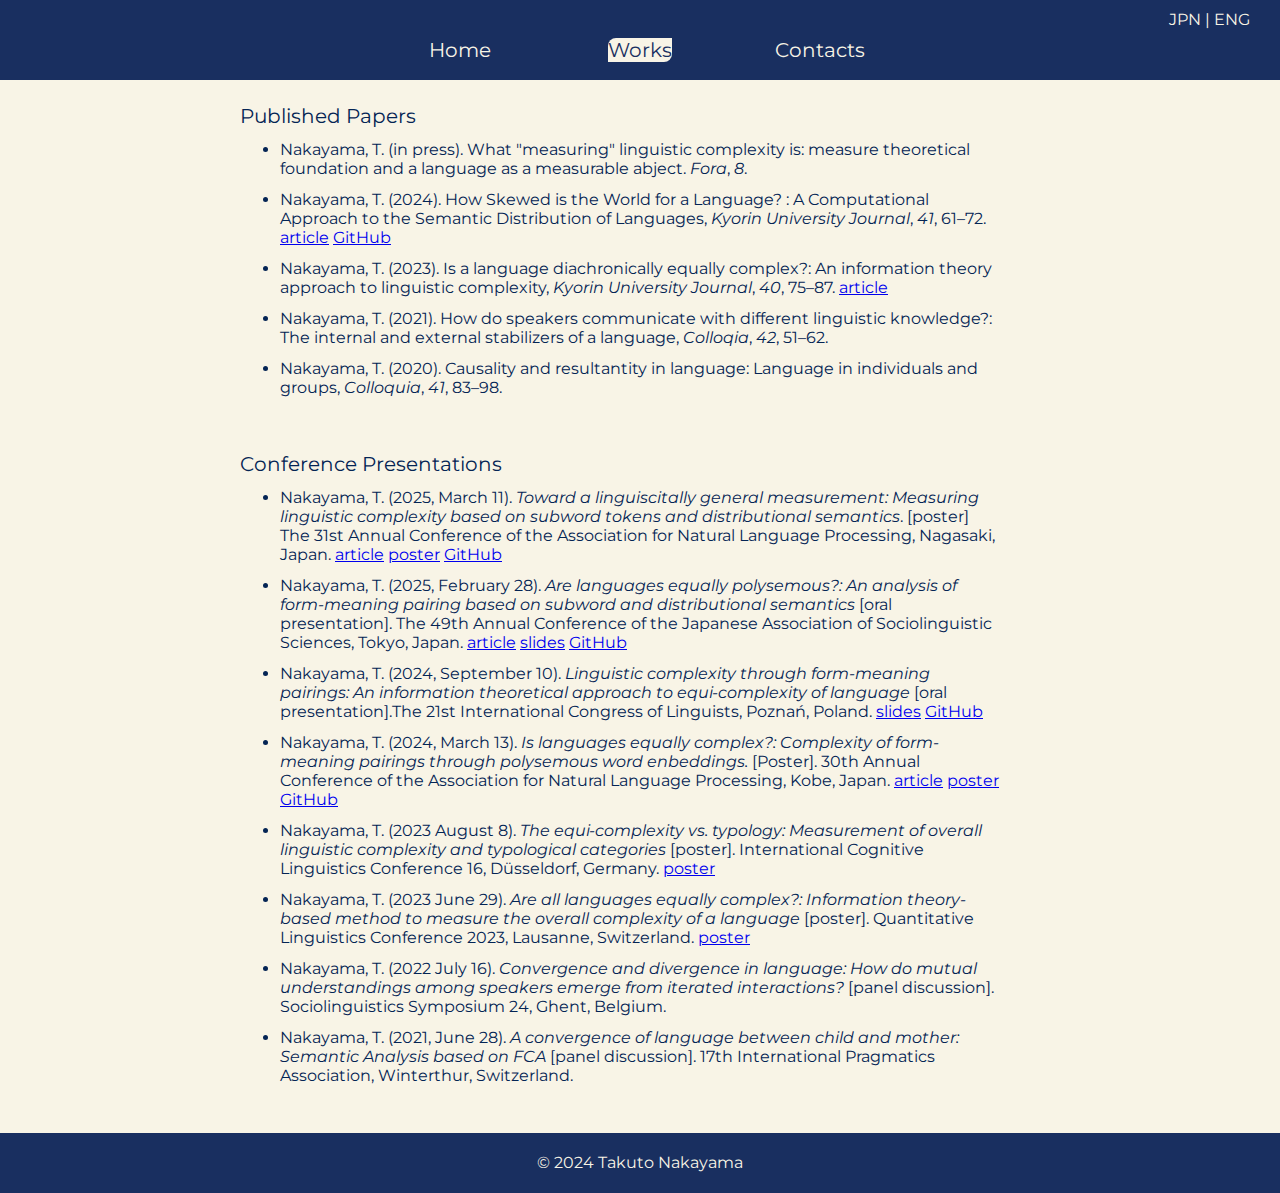
<file: works_en.html>
<!DOCTYPE html>
<html>

<head>
    <meta charset="utf-8">
    <title>中山拓人|Takuto NAKAYAMA</title>
    <link rel="stylesheet" href="https://takuto-nakayama.github.io/page/stylesheet/publication.css">
    <link rel="preconnect" href="https://fonts.googleapis.com"> 
    <link rel="preconnect" href="https://fonts.gstatic.com" crossorigin> 
    <link href="https://fonts.googleapis.com/css2?family=Montserrat&display=swap" rel="stylesheet">  
</head>

<body bgcolor="#f8f4e6">
  <header id="header">
    <nav>
      <ul>
        <li><a href="home_en.html">Home</a></li>
        <li class="current"><a href="works_en.html">Works</a></li>
        <li><a href="contact_en.html">Contacts</a></li>
      </ul>
    </nav>
  <p><a href="works.html">JPN</a>  |  <a href="works_en.html">ENG</a></p>
  </header>

  <div id="works">
    <dl>
      <h1>Published Papers</h1>
      <li>Nakayama, T. (in press). What "measuring" linguistic complexity is: measure theoretical foundation and a language as a measurable abject. <i>Fora</i>, <i>8</i>.</li>
      <li>Nakayama, T. (2024). How Skewed is the World for a Language? : A Computational Approach to
        the Semantic Distribution of Languages, <i>Kyorin University Journal</i>, <i>41</i>, 61–72. <a href="https://drive.google.com/file/d/1lxr1v8tqBs_0eY-QQiDUuhdLOikEcVQv/view?usp=sharing" target="_blank">article</a> <a href="https://github.com/takuto-nakayama/semantics-distribution" target="_blank">GitHub</a></li>
      <li>Nakayama, T. (2023). Is a language diachronically equally complex?: An information theory approach to linguistic complexity, <i>Kyorin University Journal</i>, <i>40</i>, 75–87. <a href="https://drive.google.com/file/d/1lbFs2QVyt3cbuFjNtynCsmDhoAqDlKi8/view?usp=sharing" target="_blank">article</a></li>
      <li>Nakayama, T. (2021). How do speakers communicate with different linguistic knowledge?: The internal and external stabilizers of a language, <i>Colloqia</i>, <i>42</i>, 51–62.</li>
      <li>Nakayama, T. (2020). Causality and resultantity in language: Language in individuals and groups, <i>Colloquia</i>, <i>41</i>, 83–98.</li>
    </dl>

    <br>

    <dl>
      <h1>Conference Presentations</h1>
      <li>Nakayama, T. (2025, March 11). <i>Toward a linguiscitally general measurement: Measuring linguistic complexity based on subword tokens and distributional semantics</i>. [poster] The 31st Annual Conference of the Association for Natural Language Processing, Nagasaki, Japan. <a href="https://www.anlp.jp/proceedings/annual_meeting/2025/pdf_dir/P4-23.pdf" target="_blank">article</a> <a href="https://drive.google.com/file/d/1ruXqel1s2rBKMHta67L5Vd0TXJIOg1LF/view?usp=drive_link" target="_blank">poster</a> <a href="https://github.com/takuto-nakayama/subword-polysemy/tree/tsne" target="_blank">GitHub</a></li>
      <li>Nakayama, T. (2025, February 28). <i>Are languages equally polysemous?: An analysis of form-meaning pairing based on subword and distributional semantics</i> [oral presentation]. The 49th Annual Conference of the Japanese Association of Sociolinguistic Sciences, Tokyo, Japan. <a href="https://drive.google.com/file/d/1PkHV7D0Lh56I7LX7pgKHI9-3l7s_AOCE/view?usp=sharing" target="_blank">article</a> <a href="https://drive.google.com/file/d/1KtuFKqz0wCuCq5sbCYdySh2acaL57sPV/view?usp=drive_link" target="_blank">slides</a>  <a href="https://github.com/takuto-nakayama/subword-polysemy/tree/tsne" target="_blank">GitHub</a></li>
      <li>Nakayama, T. (2024, September 10). <i>Linguistic complexity through form-meaning pairings: An information theoretical approach to equi-complexity of language</i> [oral presentation].The 21st International Congress of Linguists, Poznań, Poland. <a href="https://drive.google.com/file/d/1-rScY72aXKAX8vP_REOs1lNhqhEP1ro_/view?usp=drive_link" target="_blank">slides</a> <a href="https://github.com/takuto-nakayama/subword-meaning-pairing-in-bible" target="_blank">GitHub</a></li>
      <li>Nakayama, T. (2024, March 13). <i>Is languages equally complex?: Complexity of form-meaning pairings through polysemous word enbeddings.</i> [Poster]. 30th Annual Conference of the Association for Natural Language Processing, Kobe, Japan. <a href="https://drive.google.com/file/d/1bgKdsKI-1aWFCA5YJIqCOYJhZuQOnvLL/view?usp=drive_link" target="_blank">article</a> <a href="https://drive.google.com/file/d/1sPKaanimOlxeHmi53yKxFoLLwpCDMaw7/view?usp=drive_link" target="_blank">poster</a> <a href="https://github.com/takuto-nakayama/word-meaning-pairing" target="_blank">GitHub</a></li>
      <li>Nakayama, T. (2023 August 8). <i>The equi-complexity vs. typology: Measurement of overall linguistic complexity and typological categories</i> [poster]. International Cognitive Linguistics Conference 16, Düsseldorf, Germany. <a href="https://drive.google.com/file/d/12Id5F_MsontkDyOcSih4aRiMgnVq-9Nv/view?usp=drive_link" target="_blank">poster</a></li>
      <li>Nakayama, T. (2023 June 29). <i>Are all languages equally complex?: Information theory-based method to measure the overall complexity of a language</i> [poster]. Quantitative Linguistics Conference 2023, Lausanne, Switzerland. <a href="https://drive.google.com/file/d/11voIIgfNCU6ansQ6w5qAthtB9X0hBCCA/view?usp=drive_link" target="_blank">poster</a></li>
      <li>Nakayama, T. (2022 July 16). <i>Convergence and divergence in language: How do mutual understandings among speakers emerge from iterated interactions?</i> [panel discussion]. Sociolinguistics Symposium 24, Ghent, Belgium.</li>
      <li>Nakayama, T. (2021, June 28). <i>A convergence of language between child and mother: Semantic Analysis based on FCA</i> [panel discussion]. 17th International Pragmatics Association, Winterthur, Switzerland.</li>
    </dl>
  </div>

  <footer id="footer">
      <p>© 2024 Takuto Nakayama</p>
  </footer>
</body>

</html>
</file>
